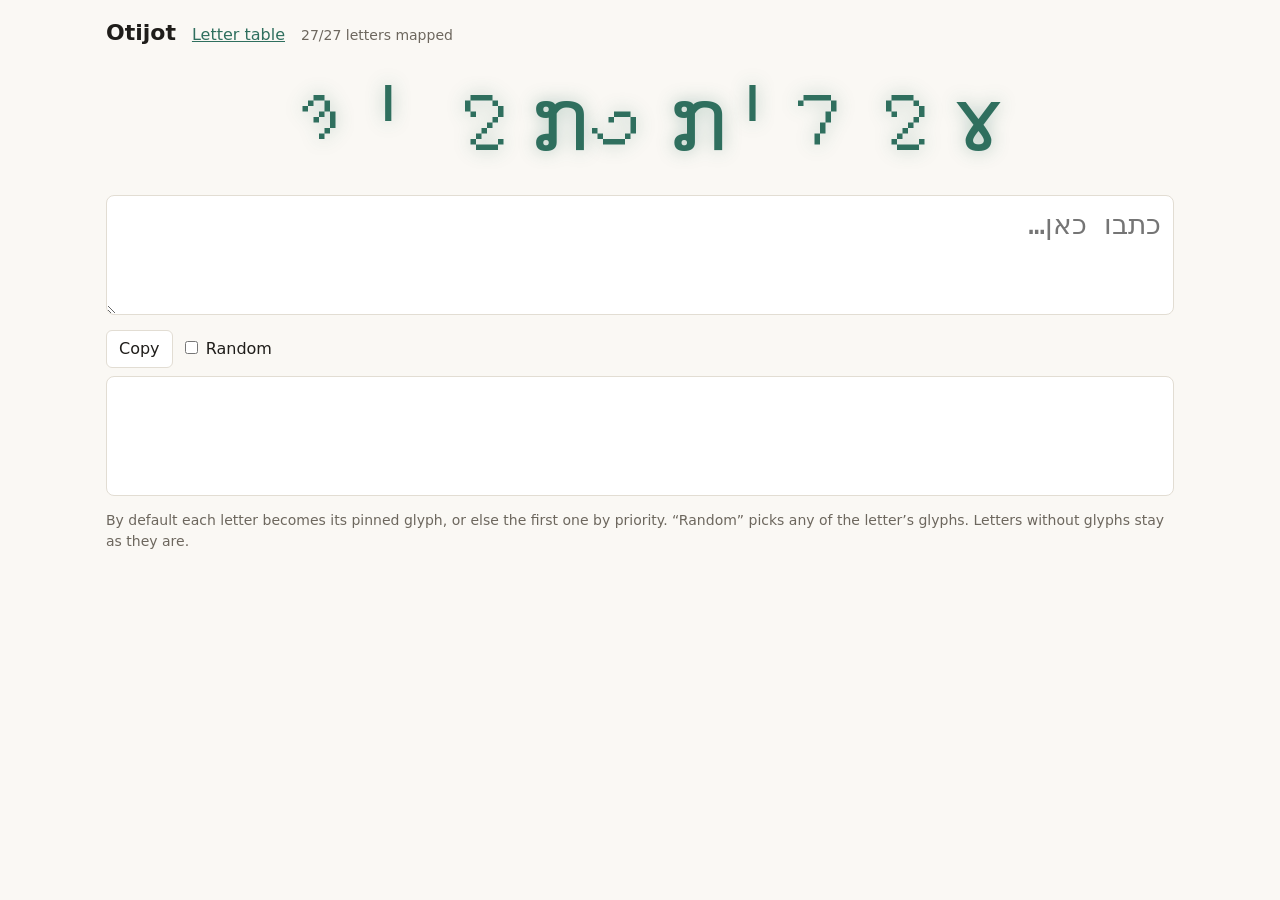
<file: index.html>
<!doctype html>
<html lang="he">
<head>
  <meta charset="utf-8">
  <meta name="viewport" content="width=device-width, initial-scale=1">
  <title>Otijot</title>
  <link rel="stylesheet" href="style.css">
</head>
<body>
<main>
  <nav>
    <h1>Otijot</h1>
    <a href="table.html">Letter table</a>
    <span class="muted" id="status"></span>
  </nav>

  <!-- "Hebrew handwriting": letters keep flipping between random lookalikes (see hero() below);
       the static text is only the no-JS fallback. -->
  <p class="hero" id="hero" dir="rtl" aria-label="עברית כתב יד">‏𐺧ລ𐨬ᑊກ 𐴊ກລ ᑊ𐩅‏</p>

  <textarea id="input" dir="rtl" placeholder="כתבו כאן…"></textarea>
  <div class="row">
    <button id="copy">Copy</button>
    <label><input type="checkbox" id="random"> Random</label>
    <button id="reroll" hidden>🎲 Again</button>
    <span class="muted" id="copied"></span>
  </div>
  <div class="output" id="output" dir="rtl"></div>
  <p class="muted">
    By default each letter becomes its pinned glyph, or else the first one by priority.
    “Random” picks any of the letter’s glyphs. Letters without glyphs stay as they are.
  </p>
</main>
<script src="common.js"></script>
<script>
  // Each letter sits in its own inline-block (so it can flip) and, being a lone glyph, gets dir=ltr:
  // that keeps mirrored glyphs unflipped, while the rtl container still orders the boxes right to left.
  function hero(table) {
    const el = document.getElementById("hero");
    el.textContent = el.getAttribute("aria-label");
    // Only lookalike glyphs, never the printed Hebrew letter itself.
    const slots = [...el.textContent].map((ch) => {
      const pool = usable(table[ch]).map((c) => c.char);
      const span = document.createElement("span");
      span.textContent = pool.length ? pool[Math.floor(Math.random() * pool.length)] : ch;
      span.dir = "ltr";
      span.setAttribute("aria-hidden", "true");
      if (ch === " ") span.className = "space";
      return { ch, span, pool };
    });
    el.replaceChildren(...slots.map((s) => s.span));
    if (matchMedia("(prefers-reduced-motion: reduce)").matches) return;

    const swap = (slot) => {
      const options = slot.pool.filter((c) => c !== slot.span.textContent);
      if (!options.length) return;
      slot.span.classList.add("out");
      setTimeout(() => {
        slot.span.textContent = options[Math.floor(Math.random() * options.length)];
        slot.span.classList.remove("out");
      }, 220); // = the .out transition in style.css
    };
    const live = slots.filter((s) => s.pool.length > 1);
    setInterval(() => {
      if (document.hidden) return;
      const n = 1 + Math.floor(Math.random() * 3);
      for (let k = 0; k < n; k++) setTimeout(() => swap(live[Math.floor(Math.random() * live.length)]), k * 90);
    }, 1100);
  }

  (async () => {
    const { table, fromDraft } = await loadTable();
    const mapped = Object.values(table).filter((e) => e.candidates.length).length;
    document.getElementById("status").textContent =
      `${mapped}/${Object.keys(table).length} letters mapped` + (fromDraft ? " (draft)" : "");

    hero(table);

    const input = document.getElementById("input");
    const output = document.getElementById("output");
    const random = document.getElementById("random");
    const reroll = document.getElementById("reroll");
    let seed = null;
    const newSeed = () => Math.floor(Math.random() * 2 ** 31);
    const render = () => { output.textContent = transform(input.value, table, seed); };

    input.addEventListener("input", render);
    random.addEventListener("change", () => {
      seed = random.checked ? newSeed() : null;
      reroll.hidden = !random.checked;
      render();
    });
    reroll.addEventListener("click", () => { seed = newSeed(); render(); });
    render();

    document.getElementById("copy").addEventListener("click", async () => {
      await navigator.clipboard.writeText(output.textContent);
      document.getElementById("copied").textContent = "Copied";
      setTimeout(() => { document.getElementById("copied").textContent = ""; }, 1500);
    });
  })();
</script>
</body>
</html>
</file>
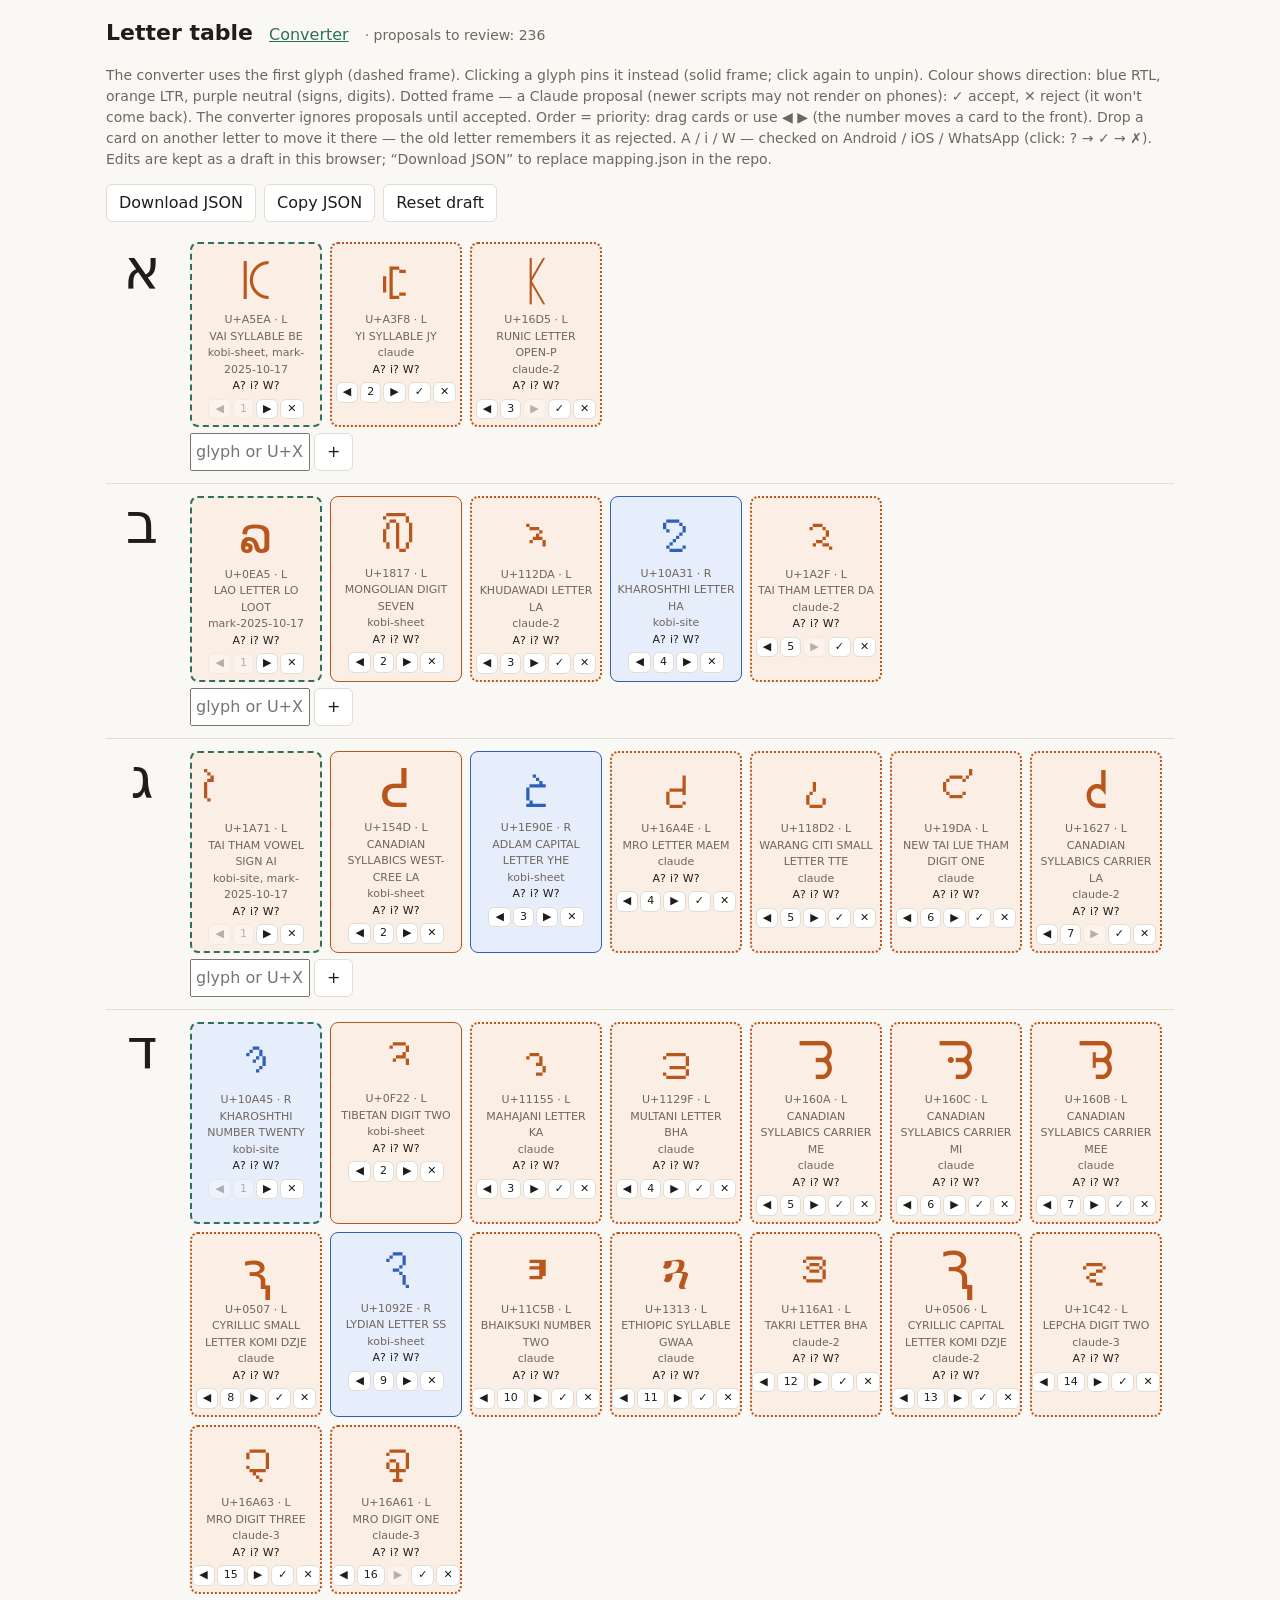
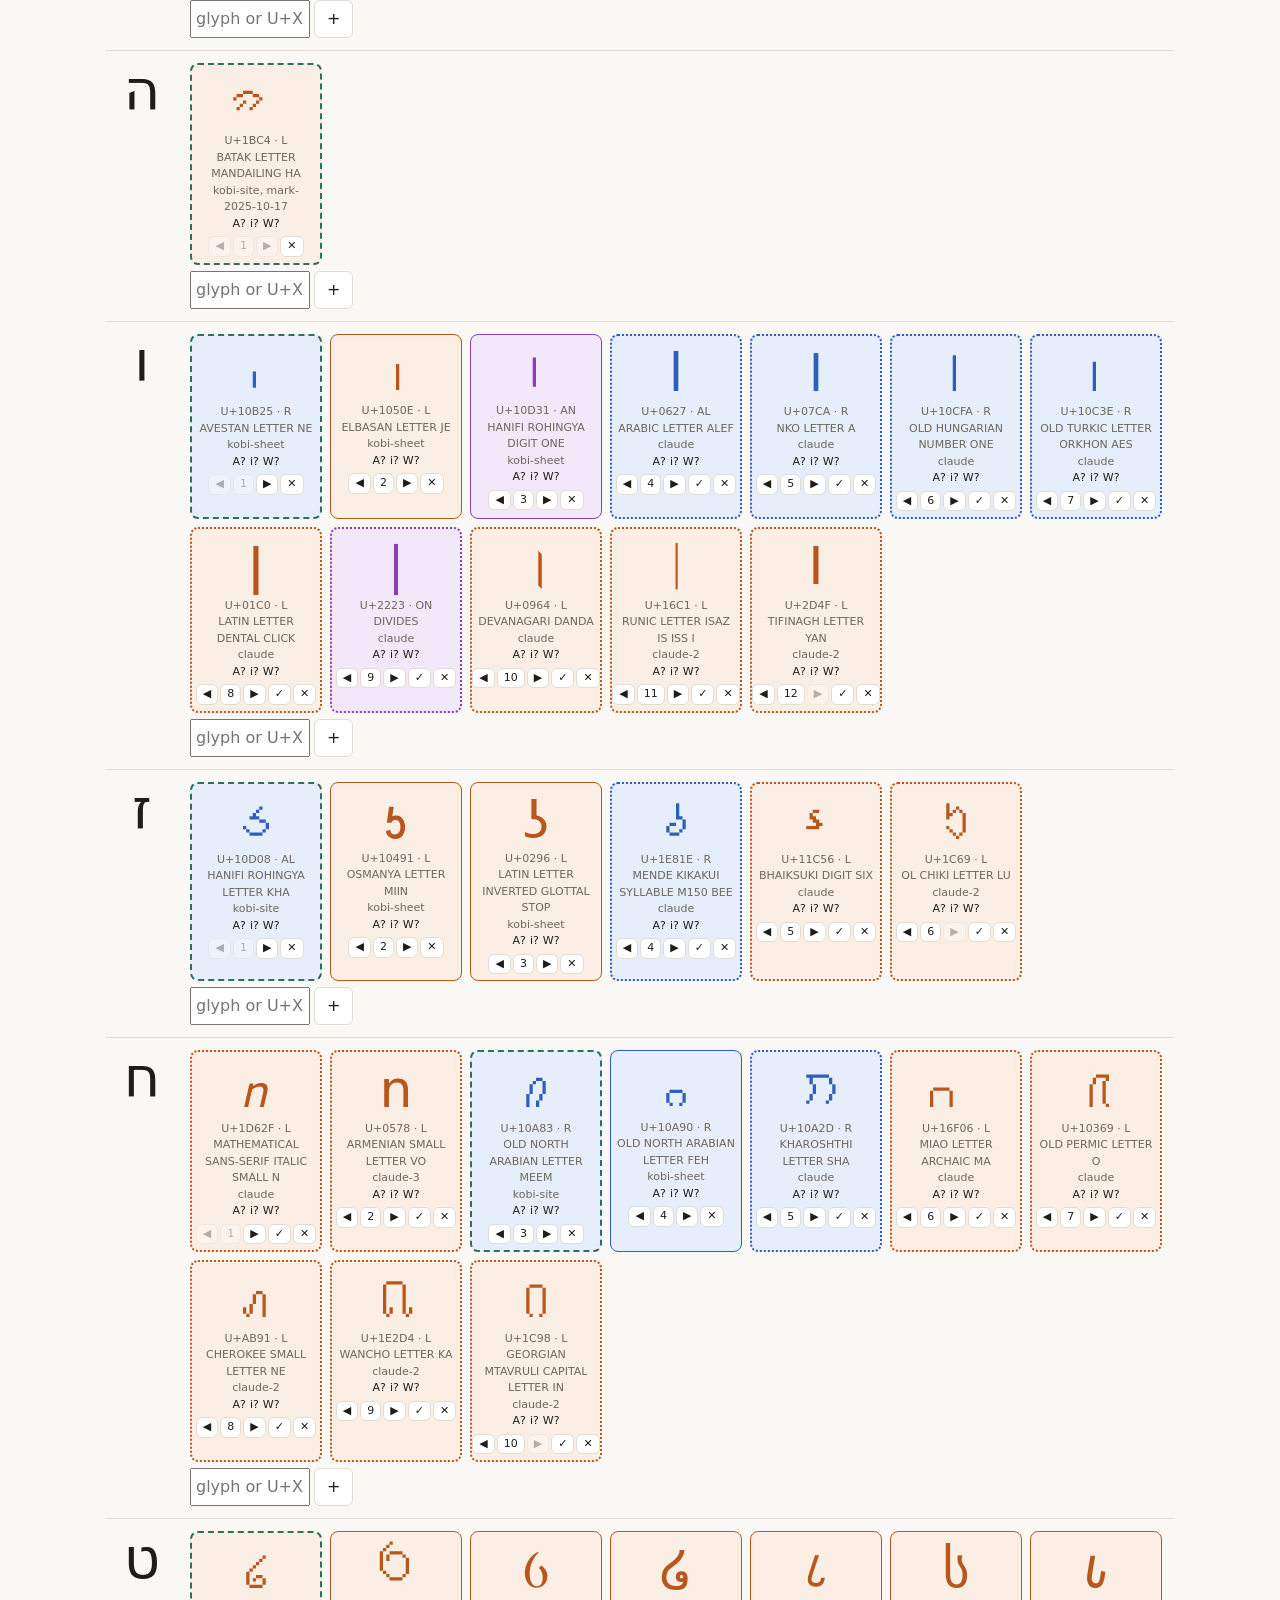
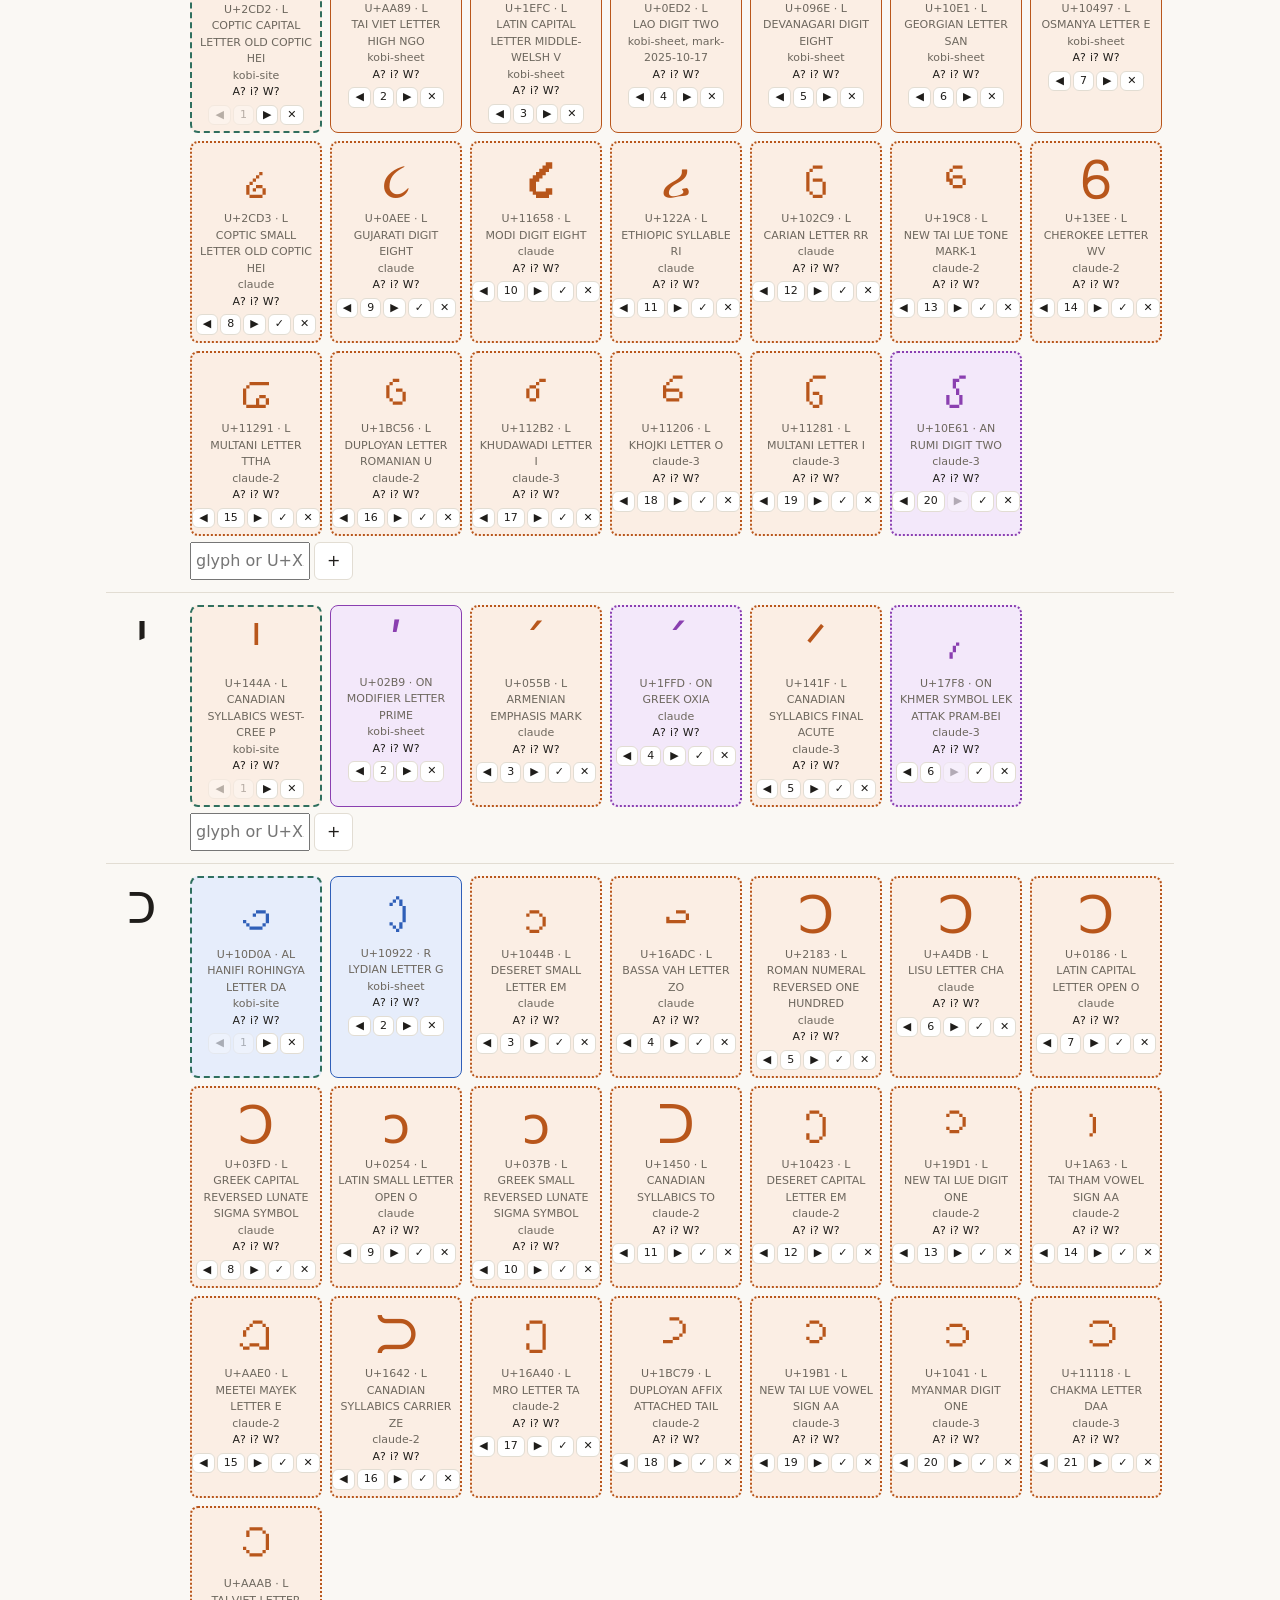
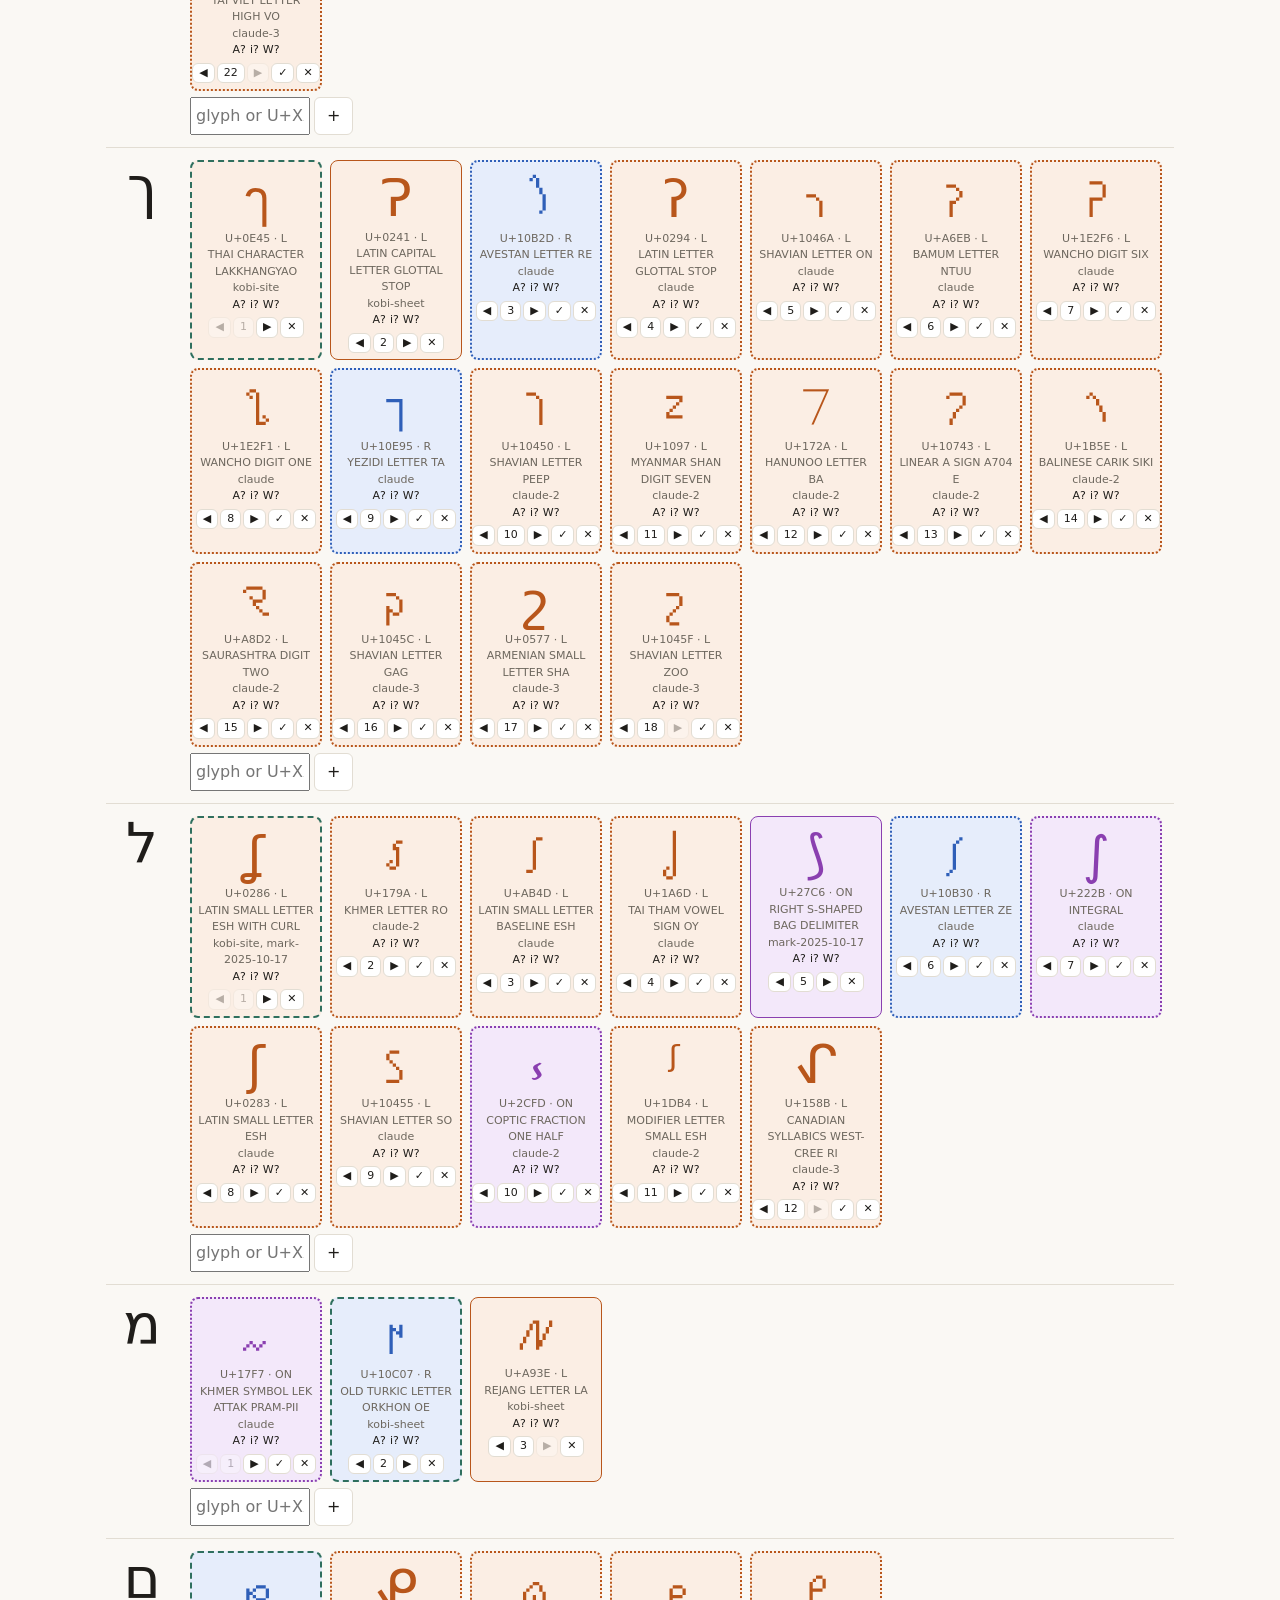
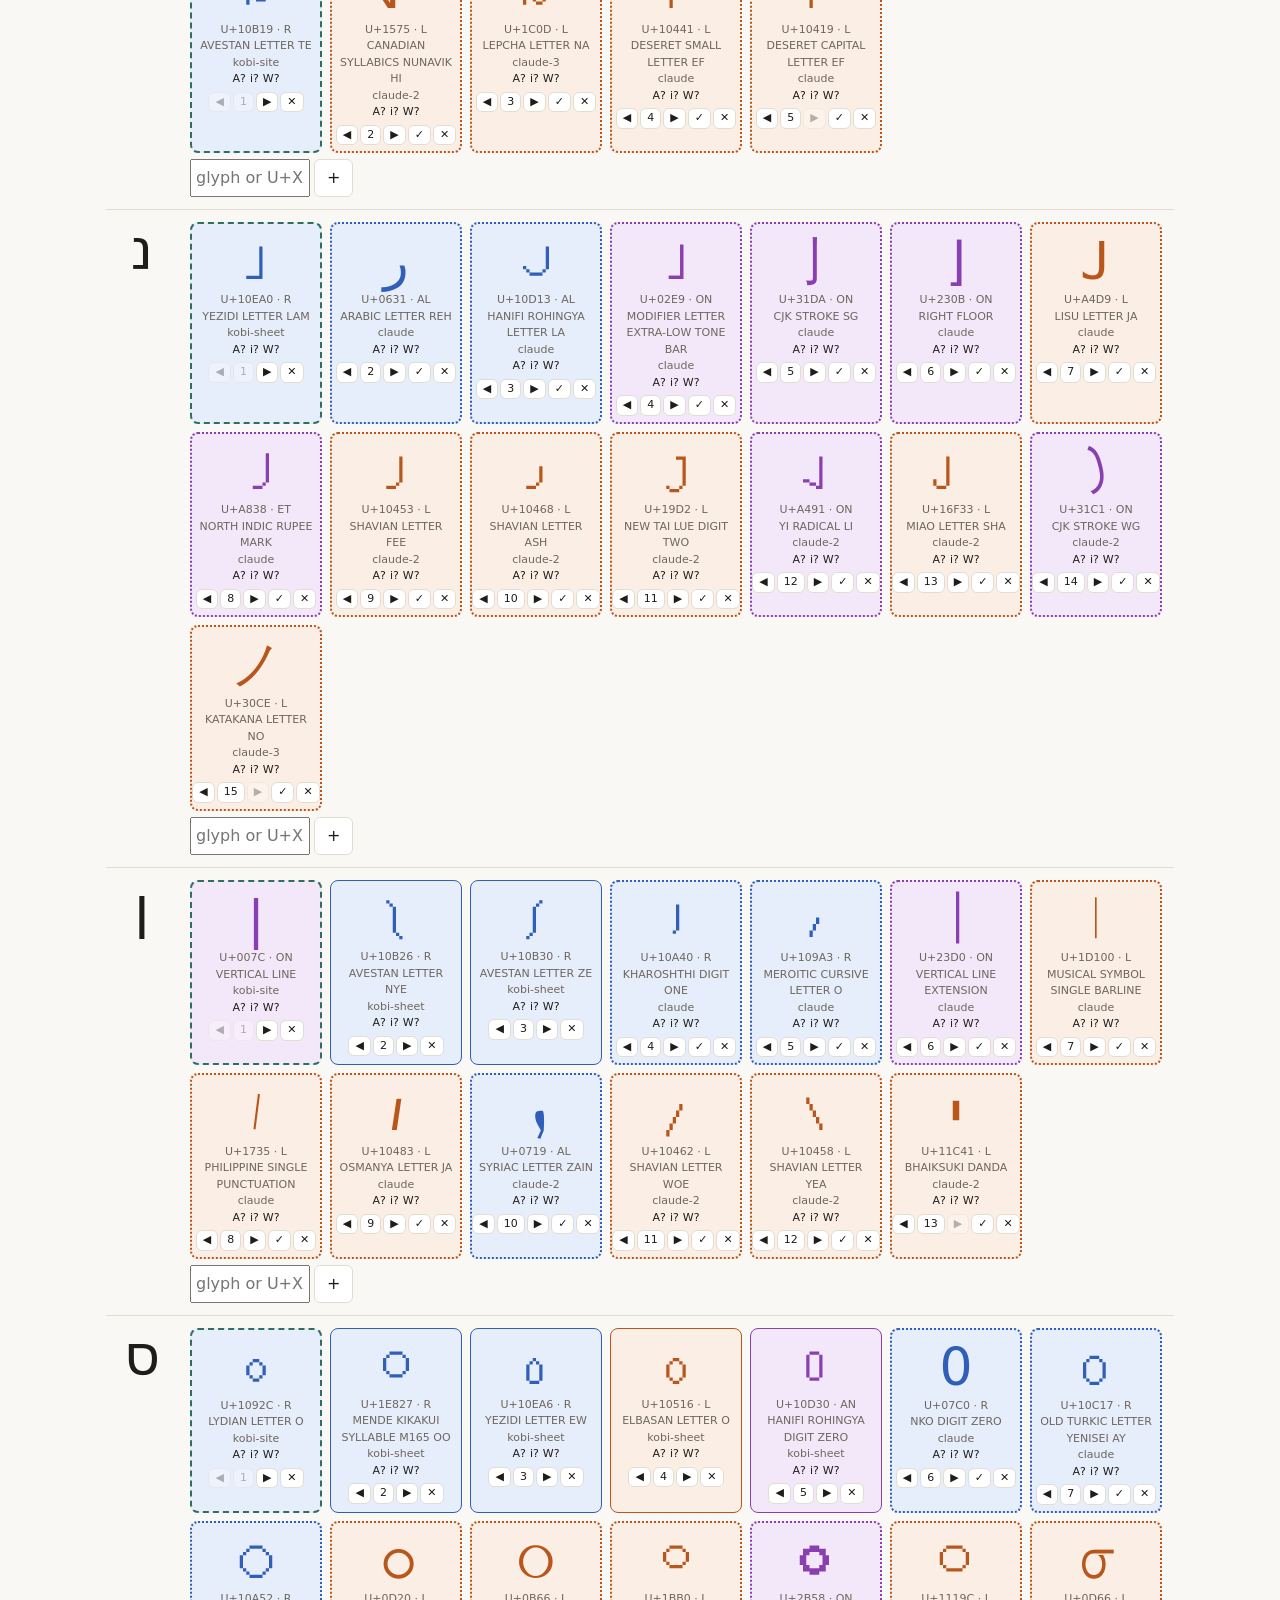
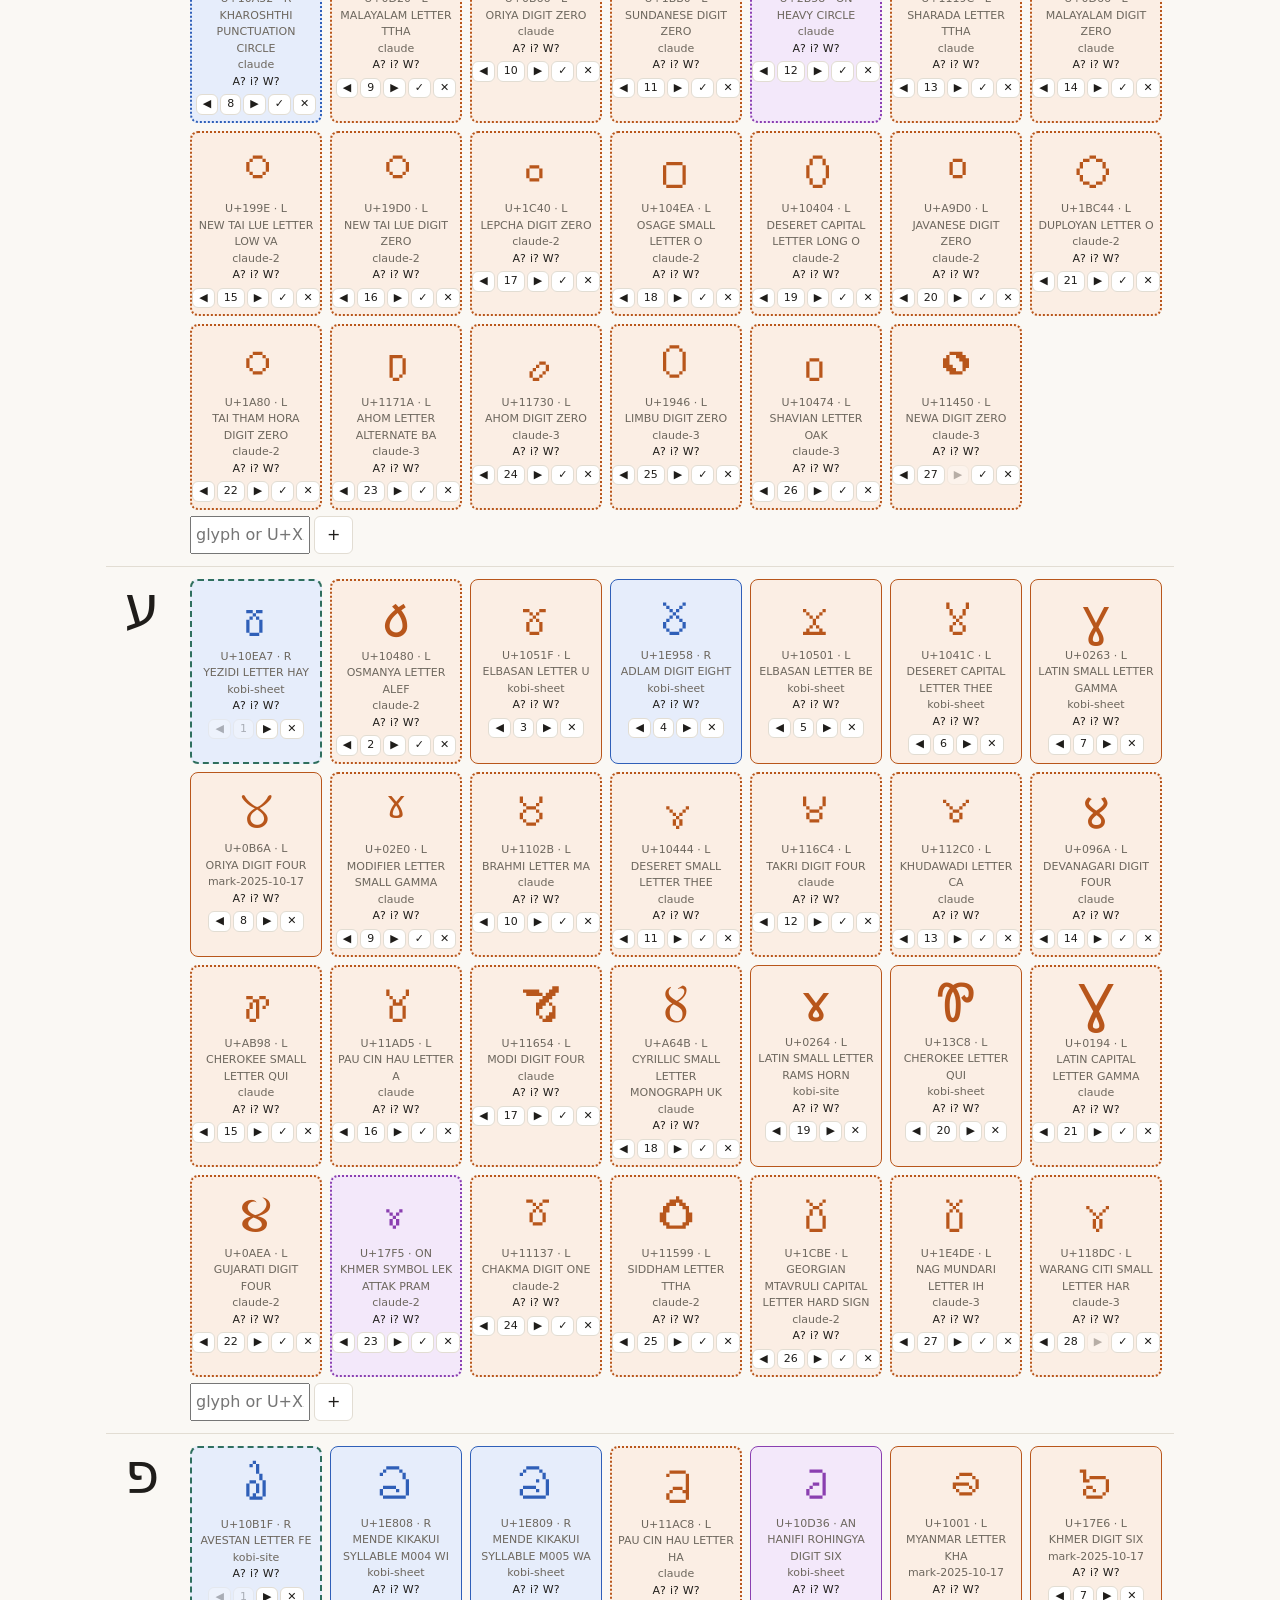
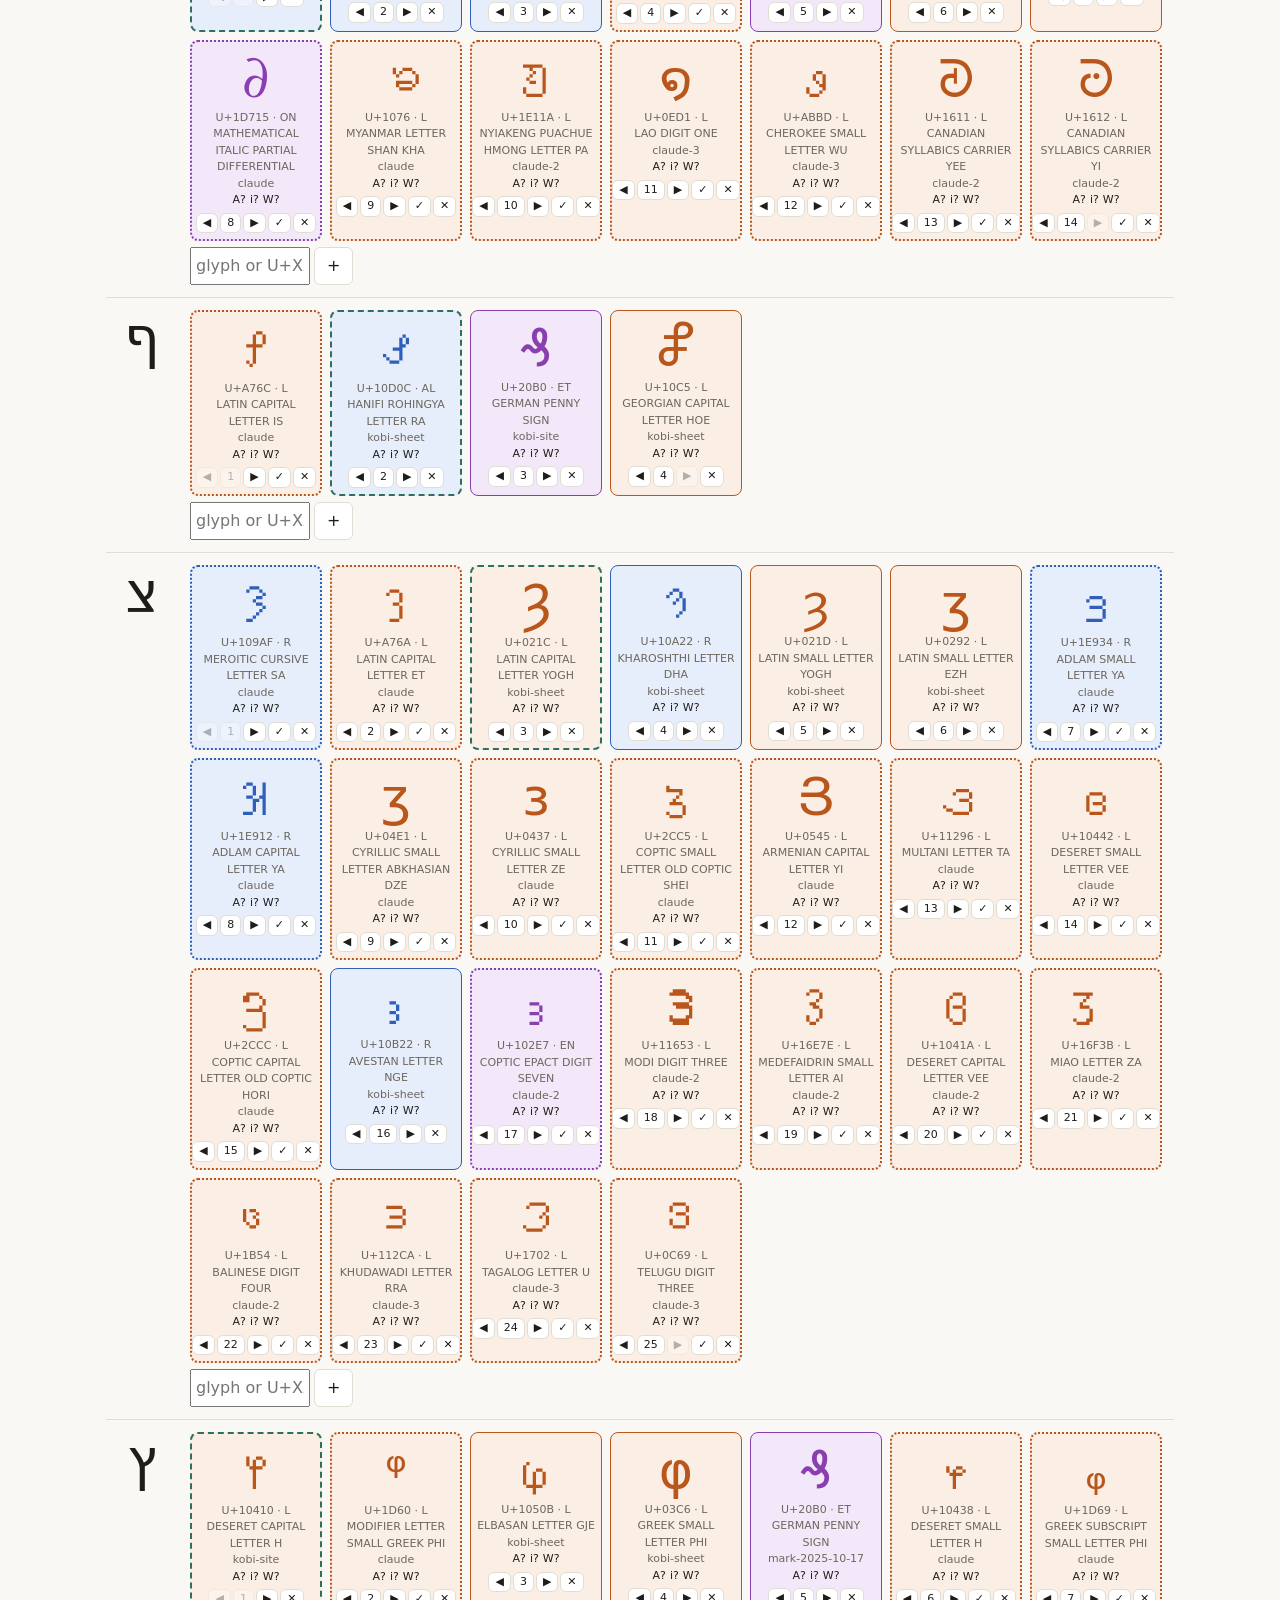
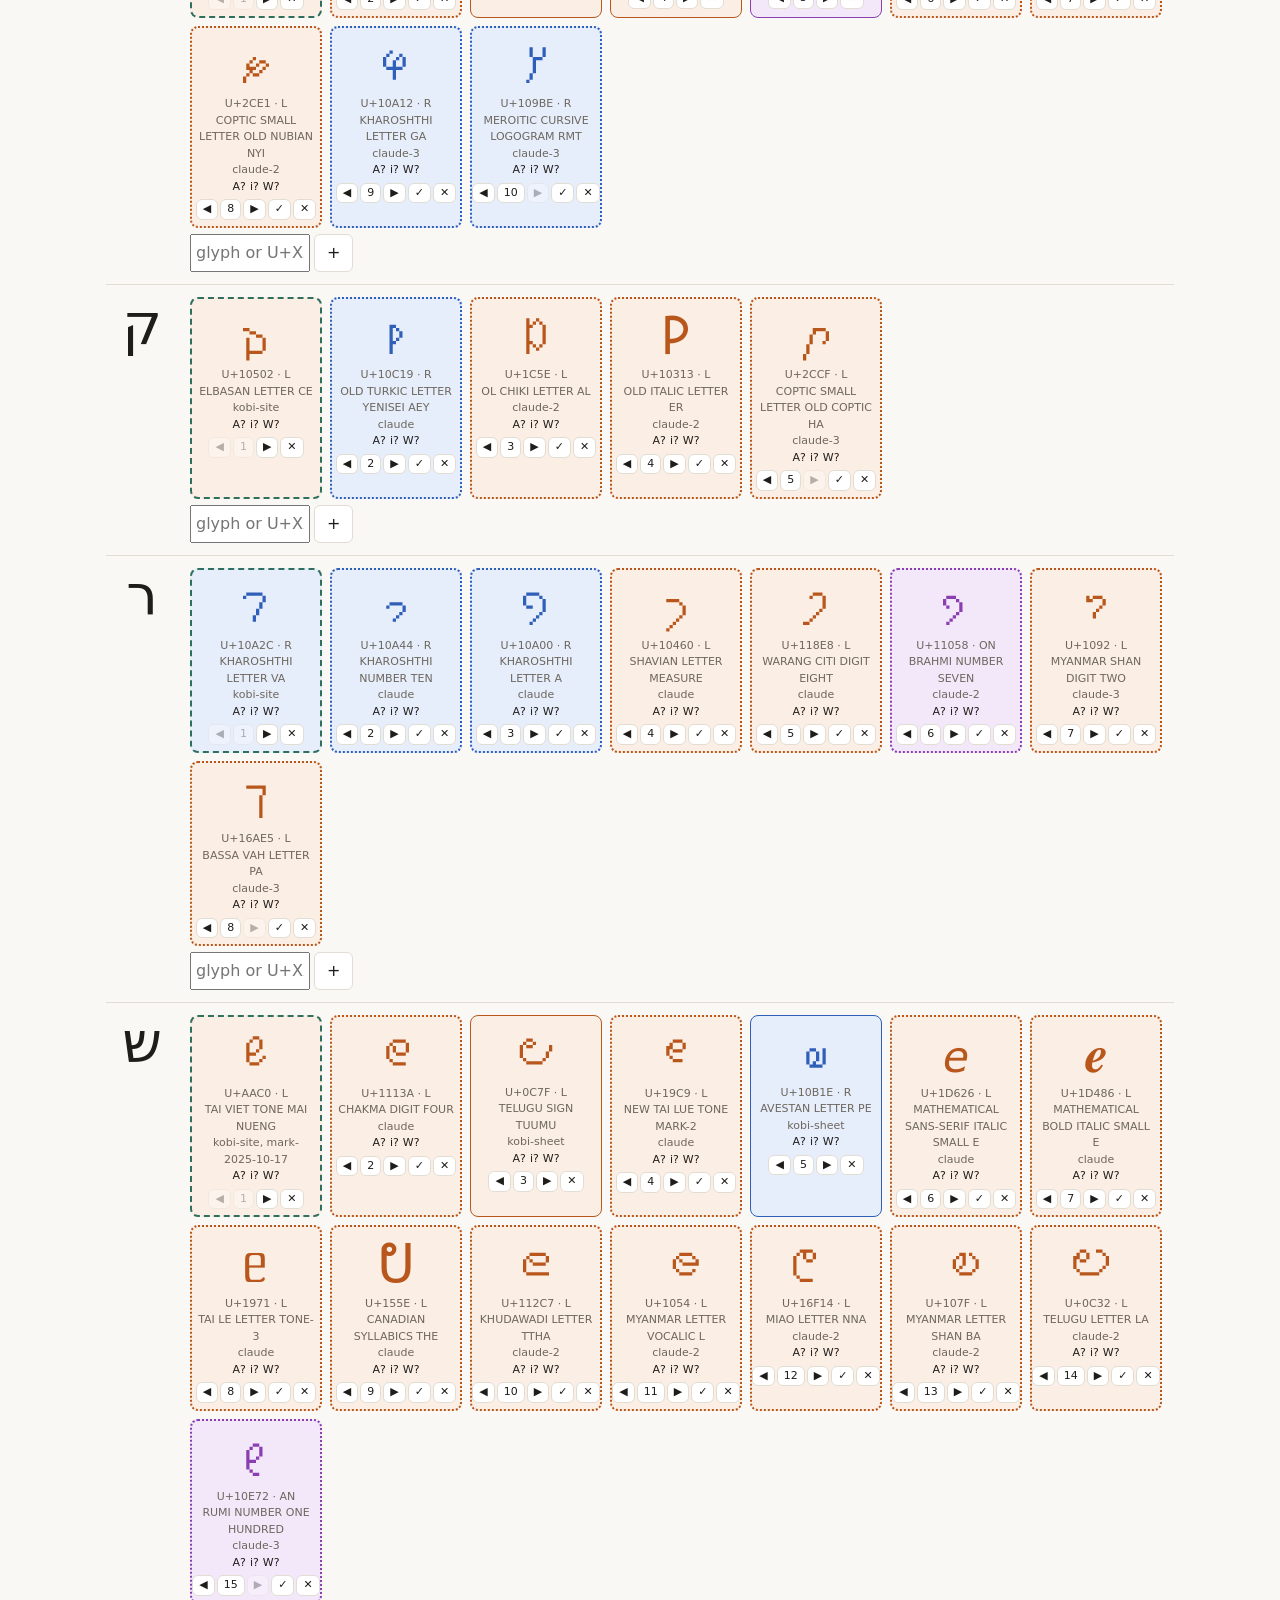
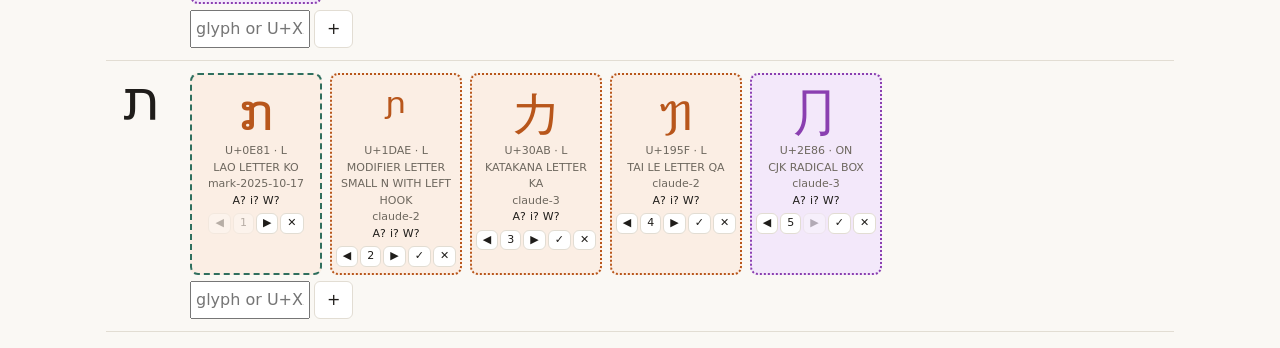
<file: table.html>
<!doctype html>
<html lang="en">
<head>
  <meta charset="utf-8">
  <meta name="viewport" content="width=device-width, initial-scale=1">
  <title>Otijot Table</title>
  <link rel="stylesheet" href="style.css">
</head>
<body>
<main>
  <nav>
    <h1>Letter table</h1>
    <a href="index.html">Converter</a>
    <span class="muted" id="status"></span>
  </nav>
  <p class="muted">
    The converter uses the first glyph (dashed frame). Clicking a glyph pins it instead (solid frame; click again to unpin).
    Colour shows direction: blue RTL, orange LTR, purple neutral (signs, digits).
    Dotted frame — a Claude proposal (newer scripts may not render on phones): ✓ accept, ✕ reject (it won't come back). The converter ignores proposals until accepted.
    Order = priority: drag cards or use ◀ ▶ (the number moves a card to the front).
    Drop a card on another letter to move it there — the old letter remembers it as rejected.
    A / i / W — checked on Android / iOS / WhatsApp (click: ? → ✓ → ✗).
    Edits are kept as a draft in this browser; “Download JSON” to replace mapping.json in the repo.
  </p>
  <div class="row">
    <button id="download">Download JSON</button>
    <button id="copyJson">Copy JSON</button>
    <button id="reset">Reset draft</button>
  </div>
  <div id="letters"></div>
</main>
<script src="common.js"></script>
<script>
  const FLAG_KEYS = [["android", "A"], ["ios", "i"], ["whatsapp", "W"]];
  const FLAG_TEXT = (v) => (v === true ? "✓" : v === false ? "✗" : "?");
  let table;
  let dragging = null;

  // Candidate order is the priority: first = best.
  function move(entry, from, to) {
    if (to < 0 || to >= entry.candidates.length || from === to) return;
    const [cand] = entry.candidates.splice(from, 1);
    entry.candidates.splice(to, 0, cand);
    save();
    render();
  }

  // Move a candidate to another letter (at index `to`, or the end). The old letter remembers it
  // as rejected, so proposals.json doesn't put it back there.
  function transfer(src, from, dst, to = dst.candidates.length) {
    const [cand] = src.candidates.splice(from, 1);
    if (src.chosen === cand.cp) src.chosen = null;
    if (!(src.rejected || []).includes(cand.cp)) src.rejected = [...(src.rejected || []), cand.cp];
    dst.rejected = (dst.rejected || []).filter((cp) => cp !== cand.cp);
    if (!dst.candidates.some((c) => c.cp === cand.cp)) dst.candidates.splice(to, 0, cand);
    save();
    render();
  }

  function drop(entry, to) {
    if (!dragging) return;
    if (dragging.entry === entry) move(entry, dragging.from, to ?? entry.candidates.length - 1);
    else transfer(dragging.entry, dragging.from, entry, to);
  }

  const BIDI_CLASS = (bidi) => (bidi === "R" || bidi === "AL" ? " rtl" : bidi === "L" ? " ltr" : " neutral");

  function parseInput(raw) {
    const s = raw.trim();
    const m = s.match(/^(?:U\+|0x)?([0-9a-f]{4,6})$/i);
    if (m) return String.fromCodePoint(parseInt(m[1], 16));
    const chars = [...s.replace(/[‎‏‪-‮⁦-⁩]/g, "")];
    return chars.length === 1 ? chars[0] : null;
  }

  function newCandidate(ch) {
    const cp = "U+" + ch.codePointAt(0).toString(16).toUpperCase().padStart(4, "0");
    // The browser can't tell the Unicode name or bidi class; guess bidi from the RTL script ranges.
    const rtl = /[֐-ࣿיִ-﷿ﹰ-﻿]|[\u{10800}-\u{10FFF}]|[\u{1E800}-\u{1EFFF}]/u.test(ch);
    return { char: ch, cp, name: "", bidi: rtl ? "R" : "L", source: ["manual"],
             android: null, ios: null, whatsapp: null };
  }

  function save() {
    writeDraft(table);
    const chosen = Object.values(table).filter((e) => e.chosen).length;
    document.getElementById("status").textContent = `${chosen}/${Object.keys(table).length} pinned · draft saved`;
  }

  function render() {
    const root = document.getElementById("letters");
    root.textContent = "";
    for (const [letter, entry] of Object.entries(table)) {
      const row = document.createElement("div");
      row.className = "letter";

      const heb = document.createElement("div");
      heb.className = "heb";
      heb.textContent = letter;
      row.append(heb);

      const cands = document.createElement("div");
      cands.className = "cands";
      for (const cand of entry.candidates) {
        const box = document.createElement("div");
        const isDefault = !entry.chosen && usable(entry)[0] === cand;
        box.className = "cand" + (entry.chosen === cand.cp ? " chosen" : isDefault ? " default" : "")
          + (cand.proposed ? " proposed" : "") + BIDI_CLASS(cand.bidi);

        const glyph = document.createElement("div");
        glyph.className = "glyph";
        glyph.textContent = cand.char;
        glyph.title = "Pin";
        glyph.addEventListener("click", () => {
          entry.chosen = entry.chosen === cand.cp ? null : cand.cp;
          save();
          render();
        });

        const meta = document.createElement("div");
        meta.className = "meta";
        meta.textContent = `${cand.cp} · ${cand.bidi}\n${cand.name}\n${cand.source.join(", ")}`;
        meta.style.whiteSpace = "pre-line";

        const flags = document.createElement("div");
        flags.className = "flags";
        for (const [key, label] of FLAG_KEYS) {
          const f = document.createElement("label");
          f.textContent = `${label}${FLAG_TEXT(cand[key])}`;
          f.addEventListener("click", () => {
            cand[key] = cand[key] === null ? true : cand[key] === true ? false : null;
            save();
            render();
          });
          flags.append(f);
        }

        const i = entry.candidates.indexOf(cand);
        const tools = document.createElement("div");
        tools.className = "tools";
        const toolButton = (text, title, onClick, disabled = false) => {
          const b = document.createElement("button");
          b.textContent = text;
          b.title = title;
          b.disabled = disabled;
          b.addEventListener("click", onClick);
          tools.append(b);
        };
        toolButton("◀", "Higher priority", () => move(entry, i, i - 1), i === 0);
        toolButton(`${i + 1}`, "Move to front", () => move(entry, i, 0), i === 0);
        toolButton("▶", "Lower priority", () => move(entry, i, i + 1), i === entry.candidates.length - 1);
        if (cand.proposed) {
          toolButton("✓", "Accept proposal", () => { delete cand.proposed; save(); render(); });
        }
        toolButton("✕", "Remove", () => {
          entry.candidates = entry.candidates.filter((c) => c !== cand);
          if (entry.chosen === cand.cp) entry.chosen = null;
          // Remember rejections so the same proposal doesn't come back on the next load.
          if (cand.source.some((s) => s.startsWith("claude"))) entry.rejected = [...(entry.rejected || []), cand.cp];
          save();
          render();
        });

        // Drag a box onto another one to reorder, or onto another letter to move it there.
        box.draggable = true;
        box.addEventListener("dragstart", (e) => {
          dragging = { entry, from: i };
          e.dataTransfer.effectAllowed = "move";
          e.dataTransfer.setData("text/plain", cand.cp); // Firefox won't start a drag without data
          box.classList.add("dragging");
        });
        box.addEventListener("dragend", () => { dragging = null; render(); });
        box.addEventListener("dragover", (e) => {
          if (dragging) { e.preventDefault(); e.stopPropagation(); box.classList.add("over"); }
        });
        box.addEventListener("dragleave", () => box.classList.remove("over"));
        box.addEventListener("drop", (e) => {
          e.preventDefault();
          e.stopPropagation();
          drop(entry, i);
        });

        box.append(glyph, meta, flags, tools);
        cands.append(box);
      }

      const add = document.createElement("div");
      add.className = "add";
      const input = document.createElement("input");
      input.placeholder = "glyph or U+XXXX";
      const btn = document.createElement("button");
      btn.textContent = "+";
      const doAdd = () => {
        const ch = parseInput(input.value);
        if (!ch) { input.style.outline = "2px solid #c44"; return; }
        const cand = newCandidate(ch);
        if (!entry.candidates.some((c) => c.cp === cand.cp)) entry.candidates.push(cand);
        save();
        render();
      };
      btn.addEventListener("click", doAdd);
      input.addEventListener("keydown", (e) => { if (e.key === "Enter") doAdd(); });
      add.append(input, btn);

      // Dropping anywhere else on the row (the Hebrew letter, empty space) appends to this letter.
      row.addEventListener("dragover", (e) => {
        if (dragging && dragging.entry !== entry) { e.preventDefault(); row.classList.add("over"); }
      });
      row.addEventListener("dragleave", (e) => { if (!row.contains(e.relatedTarget)) row.classList.remove("over"); });
      row.addEventListener("drop", (e) => { e.preventDefault(); drop(entry); });

      const right = document.createElement("div");
      right.append(cands, add);
      row.append(right);
      root.append(row);
    }
  }

  const json = () => JSON.stringify(table, null, 1) + "\n";

  document.getElementById("download").addEventListener("click", () => {
    const a = document.createElement("a");
    a.href = URL.createObjectURL(new Blob([json()], { type: "application/json" }));
    a.download = "mapping.json";
    a.click();
  });
  document.getElementById("copyJson").addEventListener("click", () => navigator.clipboard.writeText(json()));
  document.getElementById("reset").addEventListener("click", async () => {
    clearDraft();
    table = (await loadTable()).table;
    render();
    document.getElementById("status").textContent = "draft reset";
  });

  (async () => {
    const loaded = await loadTable();
    table = loaded.table;
    const added = await mergeProposals(table);
    if (added) save();
    const proposed = Object.values(table).flatMap((e) => e.candidates).filter((c) => c.proposed).length;
    document.getElementById("status").textContent =
      (loaded.fromDraft ? "draft loaded" : "") + (proposed ? ` · proposals to review: ${proposed}` : "");
    render();
  })();
</script>
</body>
</html>
</file>
<file: style.css>
:root {
  --bg: #faf8f4;
  --fg: #1f1d1a;
  --muted: #6d675e;
  --line: #e2ddd3;
  --card: #ffffff;
  --accent: #2f6f5e;
  --accent-soft: #dcefe8;
  --ltr: #b8561b;
  --ltr-bg: #fbeee4;
  --rtl: #2f5fb8;
  --rtl-bg: #e6edfb;
  --neutral: #8a3fb0;
  --neutral-bg: #f3e8fa;
}
@media (prefers-color-scheme: dark) {
  :root {
    --bg: #17181a;
    --fg: #ece8e1;
    --muted: #9b958b;
    --line: #2e3033;
    --card: #1f2023;
    --accent: #7cc7b0;
    --accent-soft: #23362f;
    --ltr: #f0a061;
    --ltr-bg: #33261c;
    --rtl: #8fb4f5;
    --rtl-bg: #1c2638;
    --neutral: #d39af2;
    --neutral-bg: #2c1f36;
  }
}
* { box-sizing: border-box; }
body {
  margin: 0;
  background: var(--bg);
  color: var(--fg);
  font: 16px/1.5 system-ui, sans-serif;
}
main { max-width: 1100px; margin: 0 auto; padding: 16px; }
nav { display: flex; gap: 16px; align-items: baseline; margin-bottom: 16px; }
nav h1 { margin: 0; font-size: 22px; }
a { color: var(--accent); }
.muted { color: var(--muted); font-size: 14px; }
textarea, .output {
  width: 100%;
  min-height: 120px;
  padding: 12px;
  font-size: 28px;
  border: 1px solid var(--line);
  border-radius: 8px;
  background: var(--card);
  color: var(--fg);
}
.output { white-space: pre-wrap; word-break: break-word; }
button {
  font: inherit;
  padding: 6px 12px;
  border: 1px solid var(--line);
  border-radius: 6px;
  background: var(--card);
  color: var(--fg);
  cursor: pointer;
}
button:hover { border-color: var(--accent); }
/* index.html: the flipping "עברית כתב יד" caption */
.hero {
  margin: 8px 0 20px;
  text-align: center;
  font-size: clamp(40px, 11vw, 88px);
  line-height: 1.25;
  perspective: 600px;
  user-select: none;
}
.hero span {
  display: inline-block;
  min-width: 0.55em;
  color: var(--accent);
  transition: transform 220ms ease-in, opacity 220ms ease-in, filter 220ms ease-in;
  text-shadow: 0 0 18px color-mix(in srgb, var(--accent) 35%, transparent);
}
.hero span.space { min-width: 0.35em; }
.hero span.out { transform: rotateX(90deg) scale(0.8); opacity: 0; filter: blur(4px); }
.hero span:not(.out) { transition-timing-function: cubic-bezier(.2, 1.6, .4, 1); }
.row { display: flex; gap: 8px; flex-wrap: wrap; align-items: center; margin: 8px 0; }

/* table.html */
.letter {
  display: grid;
  grid-template-columns: 72px 1fr;
  gap: 12px;
  padding: 12px 0;
  border-bottom: 1px solid var(--line);
}
.letter .heb { font-size: 56px; line-height: 1; text-align: center; }
.cands { display: flex; flex-wrap: wrap; gap: 8px; }
.cand {
  width: 132px;
  padding: 6px;
  border: 1px solid var(--line);
  border-radius: 8px;
  background: var(--card);
  text-align: center;
}
/* Colour = direction of the glyph; chosen/default below still override the background/border. */
.cand.ltr { background: var(--ltr-bg); border-color: var(--ltr); }
.cand.ltr .glyph { color: var(--ltr); }
.cand.rtl { background: var(--rtl-bg); border-color: var(--rtl); }
.cand.rtl .glyph { color: var(--rtl); }
.cand.neutral { background: var(--neutral-bg); border-color: var(--neutral); }
.cand.neutral .glyph { color: var(--neutral); }
.cand.chosen { border: 2px solid var(--accent); background: var(--accent-soft); }
.cand .glyph { font-size: 52px; line-height: 1.2; cursor: pointer; }
.cand .meta { font-size: 11px; color: var(--muted); overflow-wrap: anywhere; }
.cand .flags { font-size: 11px; display: flex; justify-content: center; gap: 4px; }
.cand .flags label { cursor: pointer; }
.cand { cursor: grab; }
.cand.default { border: 2px dashed var(--accent); }
.cand.proposed:not(.chosen):not(.default) { border-style: dotted; border-width: 2px; }
.cand.dragging { opacity: 0.4; }
.cand.over { outline: 2px dashed var(--accent); }
.letter.over { outline: 2px dashed var(--accent); outline-offset: -2px; }
.cand .tools { display: flex; justify-content: center; gap: 2px; margin-top: 4px; }
.cand .tools button { font-size: 11px; padding: 1px 6px; }
.cand .tools button:disabled { opacity: 0.3; cursor: default; }
.add { display: flex; gap: 4px; margin-top: 6px; }
.add input { width: 120px; font: inherit; padding: 4px; }
</file>
